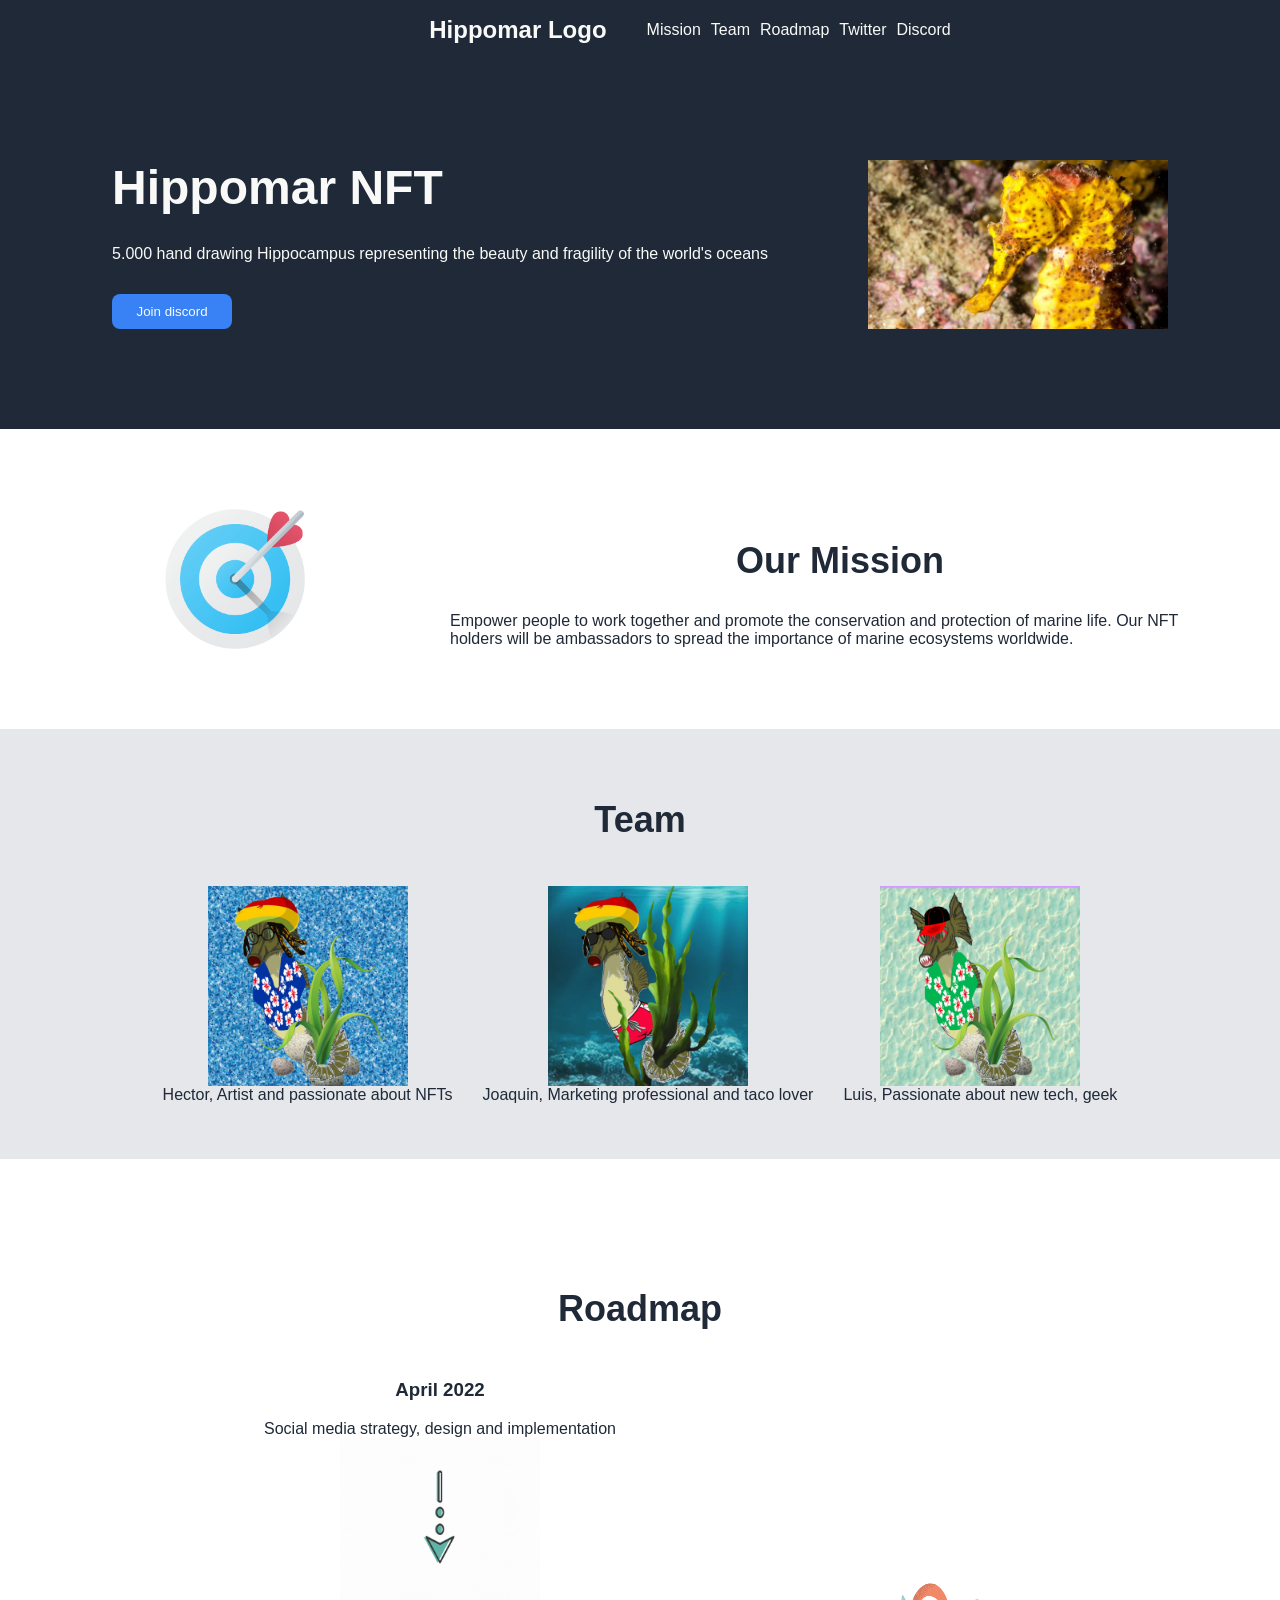
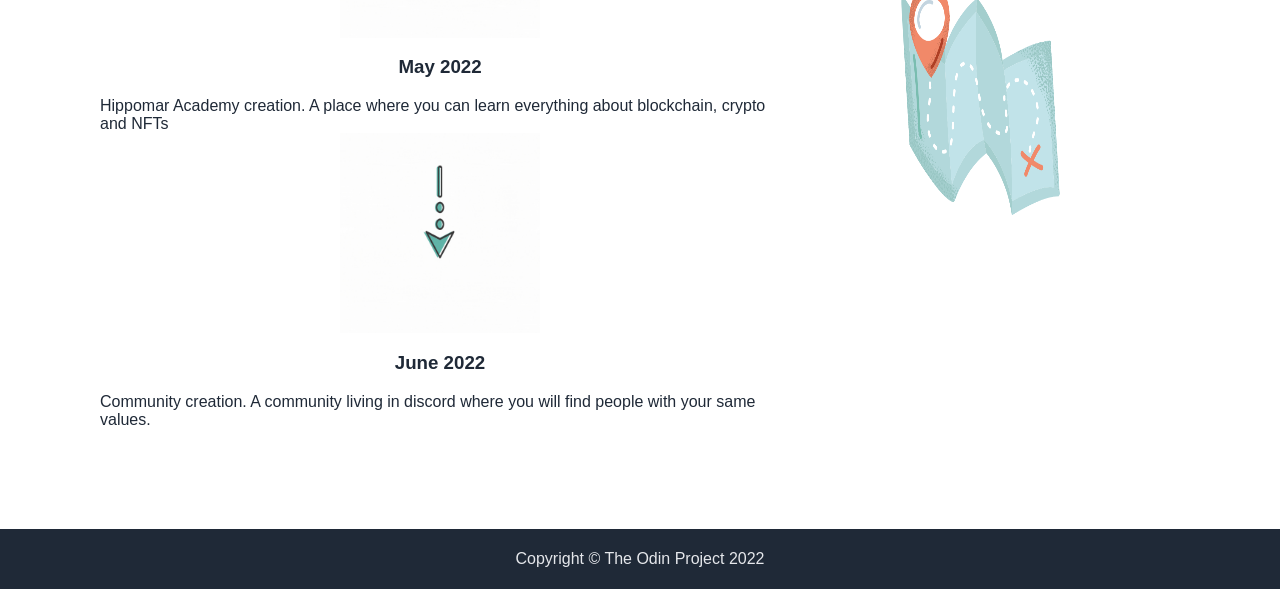
<file: index.html>
<!DOCTYPE html>
<html lang="en">
<head>
    <meta charset="UTF-8">
    <link rel="stylesheet" href="./css/style.css">
    <meta name="viewport" content="width=device-width, initial-scale=1.0">
    <title>Hippomar NFT</title>
</head>
<body>
    <div class="header">
        <div class="header-logo">Hippomar Logo</div>
        <ul class="menu-header">
            <li><a href="#mission">Mission</a></li>
            <li><a href="#team">Team</a></li>
            <li><a href="#roadmap">Roadmap</a></li>
            <li><a href="https://twitter.com/hippomarnft" target="_blank">Twitter</a></li>
            <li><a href="https://discord.gg/rsWvS7sZ" target="_blank">Discord</a></li>
        </ul>
    </div>
    <div class="content">
      <div class="sub-header">
        <div class="left-sub-header"> 
          <h1>Hippomar NFT</h1>
          <div class="description">5.000 hand drawing Hippocampus representing the beauty and fragility of the world's oceans</div>
          <button class="discord-button">Join discord</button>
        </div> 
        <img src="./img/seahorse.jpg" class="seahorse-img">
      </div>
      <div id="mission" class="mission">
        <img src="./img/mission.png" class="mission-img">
        <div class="mission-sub-container">
          <h2>Our Mission</h2>
          <div class="mission-statement">Empower people to work together and promote the conservation and protection of marine life. Our NFT holders will be ambassadors to spread the importance of marine ecosystems worldwide.</div>
        </div>
      </div>
      <div id="team" class="team">
        <h2>Team</h2>
        <div class="pics-container">
          <div class="pic-bio">
            <img src="./img/hector.png" class="team-pics">
            <div class="bio">Hector, Artist and passionate about NFTs</div>
          </div>
          <div class="pic-bio">
            <img src="./img/joaquin.png" class="team-pics">
            <div class="bio">Joaquin, Marketing professional and taco lover</div>
          </div>
          <div class="pic-bio">
            <img src="./img/luis.png" class="team-pics">
            <div class="bio">Luis, Passionate about new tech, geek</div>
          </div>
        </div>
      </div>
      <div id="roadmap" class="roadmap">
        <h2>Roadmap</h2>
        <div class="roadmap-sub-container">
          <div class="roadmap-sub-left">
            
            <h3 class="roadmap-title">April 2022</h3>
            <div class="roadmap-desc">Social media strategy, design and implementation</div>
            <img class="arrow-down" src="./img/arrowdown.gif">
            <h3 class="roadmap-title">May 2022</h3>
            <div class="roadmap-desc">Hippomar Academy creation. A place where you can learn everything about blockchain, crypto and NFTs</div>
            <img class="arrow-down" src="./img/arrowdown.gif">
            <h3 class="roadmap-title">June 2022</h3>
            <div class="roadmap-desc">Community creation. A community living in discord where you will find people with your same values.</div>
          </div>
          <img src="./img/roadmap.png" class="roadmap-img">
        </div>
        
      </div> 
  </div>
   
    <div class="footer">
      <div class="footer-text">Copyright © The Odin Project 2022</div>
    </div>
</body>
</html>
</file>
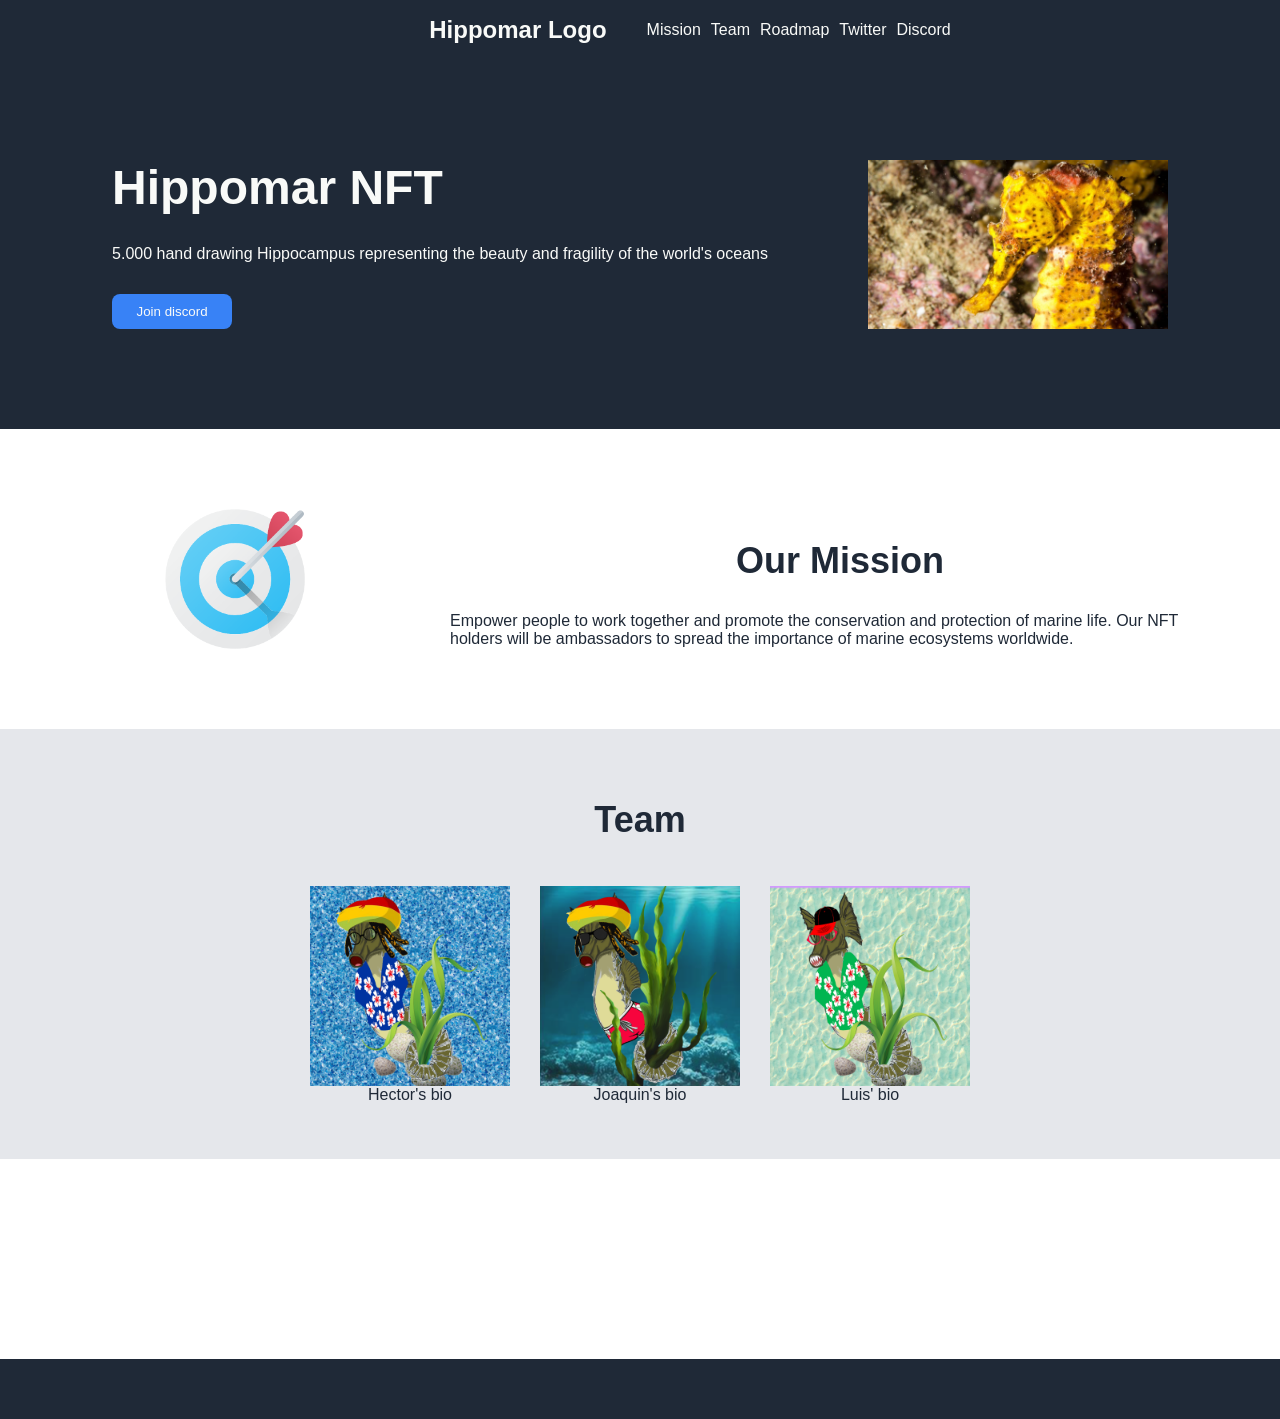
<file: index copy.html>
<!DOCTYPE html>
<html lang="en">
<head>
    <meta charset="UTF-8">
    <link rel="stylesheet" href="./css/style.css">
    <meta name="viewport" content="width=device-width, initial-scale=1.0">
    <title>Hippomar NFT</title>
</head>
<body>
    <div class="header">
        <div class="header-logo">Hippomar Logo</div>
        <ul class="menu-header">
            <li><a href="#mission">Mission</a></li>
            <li><a href="#team">Team</a></li>
            <li><a href="#roadmap">Roadmap</a></li>
            <li><a href="https://twitter.com/hippomarnft" target="_blank">Twitter</a></li>
            <li><a href="https://discord.gg/rsWvS7sZ" target="_blank">Discord</a></li>
        </ul>
    </div>
    <div class="content">
        <div class="sub-header">
          <div class="left-sub-header"> 
            <h1>Hippomar NFT</h1>
            <div class="description">5.000 hand drawing Hippocampus representing the beauty and fragility of the world's oceans</div>
            <button class="discord-button">Join discord</button>
          </div> 
          <img src="./img/seahorse.jpg" class="seahorse-img">
        </div>
        <div id="mission" class="mission">
          <img src="./img/mission.png" class="mission-img">
          <div class="mission-sub-container">
            <h2>Our Mission</h2>
            <div class="mission-statement">Empower people to work together and promote the conservation and protection of marine life. Our NFT holders will be ambassadors to spread the importance of marine ecosystems worldwide.</div>
          </div>
        </div>
        <div id="team" class="team">
          <h2>Team</h2>
          <div class="pics-container">
            <div class="pic-bio">
              <img src="./img/hector.png" class="team-pics">
              <div class="bio">Hector's bio</div>
            </div>
            <div class="pic-bio">
              <img src="./img/joaquin.png" class="team-pics">
              <div class="bio">Joaquin's bio</div>
            </div>
            <div class="pic-bio">
              <img src="./img/luis.png" class="team-pics">
              <div class="bio">Luis' bio</div>
            </div>
          </div>
        </div>
        <div id="roadmap" class="roadmap"></div> 
    </div>
    <div class="footer">

    </div>
</body>
</html>
</file>
<file: css/style.css>
body{
  display: flex;
  flex-direction: column;
  min-height: 100vh;
  margin: 0;
}

.content{
  display: flex;
  flex-direction: column;
}

a{
  text-decoration: none;
  color: #F9FAF8;
}

ul{
  list-style-type: none;
}

.header,
.footer{
  background-color: #1F2937;
  height: 60px;
  display: flex;
  justify-content: center;
  align-items: center;
}

h1{
  margin: 0;
}

.menu-header{
    display: flex;
    justify-content: space-between;
    gap: 10px;
}

.header-logo{
    color: #F9FAF8;
    margin-left: 100px;
    font-size: 24px;
    font-weight: 700;
}

.sub-header{
    background-color: #1F2937;
    display: flex;
    justify-content: center;
    padding: 100px;
}

.seahorse-img{
  width: 300px;
  height: auto;  
  
}

button{
  border: none;
  border-radius: 8px;
  background-color: #3882F6;
  color: #F9FAF8;
  padding: 10px;
  width: 120px;
}

.left-sub-header{
    margin-right: 100px;
    display: flex;
    flex-direction: column;
    justify-content: space-between;
    gap: 10px;
}
h1,
.description,
.menu-header,
.header-logo{
    color: #F9FAF8;
    font-family: Verdana, Geneva, Tahoma, sans-serif ;
}

h1{
  font-size: 48px;
  font-weight: 900;
}

.mission{
  display: flex;
  margin: -50px;
  padding: 0 100px;
  justify-content: center;

}

.mission-img{
  width: 400px;
}

.mission-sub-container{
  display: flex;
  flex-direction: column;
  justify-content: center;
  align-items: center;
  flex: 1 1 auto;
  width: 200px;
}

h2,
.mission-statement,
.bio,
.roadmap-desc,
h3{
  color: #1F2937;
  font-family: Verdana, Geneva, Tahoma, sans-serif ;
}

h2{
  font-size: 36px;
  font-weight: 900;
  text-align: center;
}

.team{
  background-color: #E5E7EB;
  padding: 40px;
}

.team-pics{
  width: 200px;
}

.pics-container{
  display: flex;
  justify-content: center;
  flex-wrap: wrap;
}

.pic-bio{
  display: flex;
  flex-direction: column;
  align-items: center;
  margin: 15px;
}

.roadmap-img{
  width: 400px;
  flex: 0 0 auto;
}

.roadmap{
  padding: 100px;
}

.arrow-down{
  width: 200px;
}

.roadmap-sub-container{
  display: flex;
  justify-content: center;
}

.roadmap-sub-left{
  display: flex;
  flex-direction: column;
  align-items: center;
}

.footer-text{
  color: #E5E7EB ;
  font-family: Verdana, Geneva, Tahoma, sans-serif ;
}
</file>
